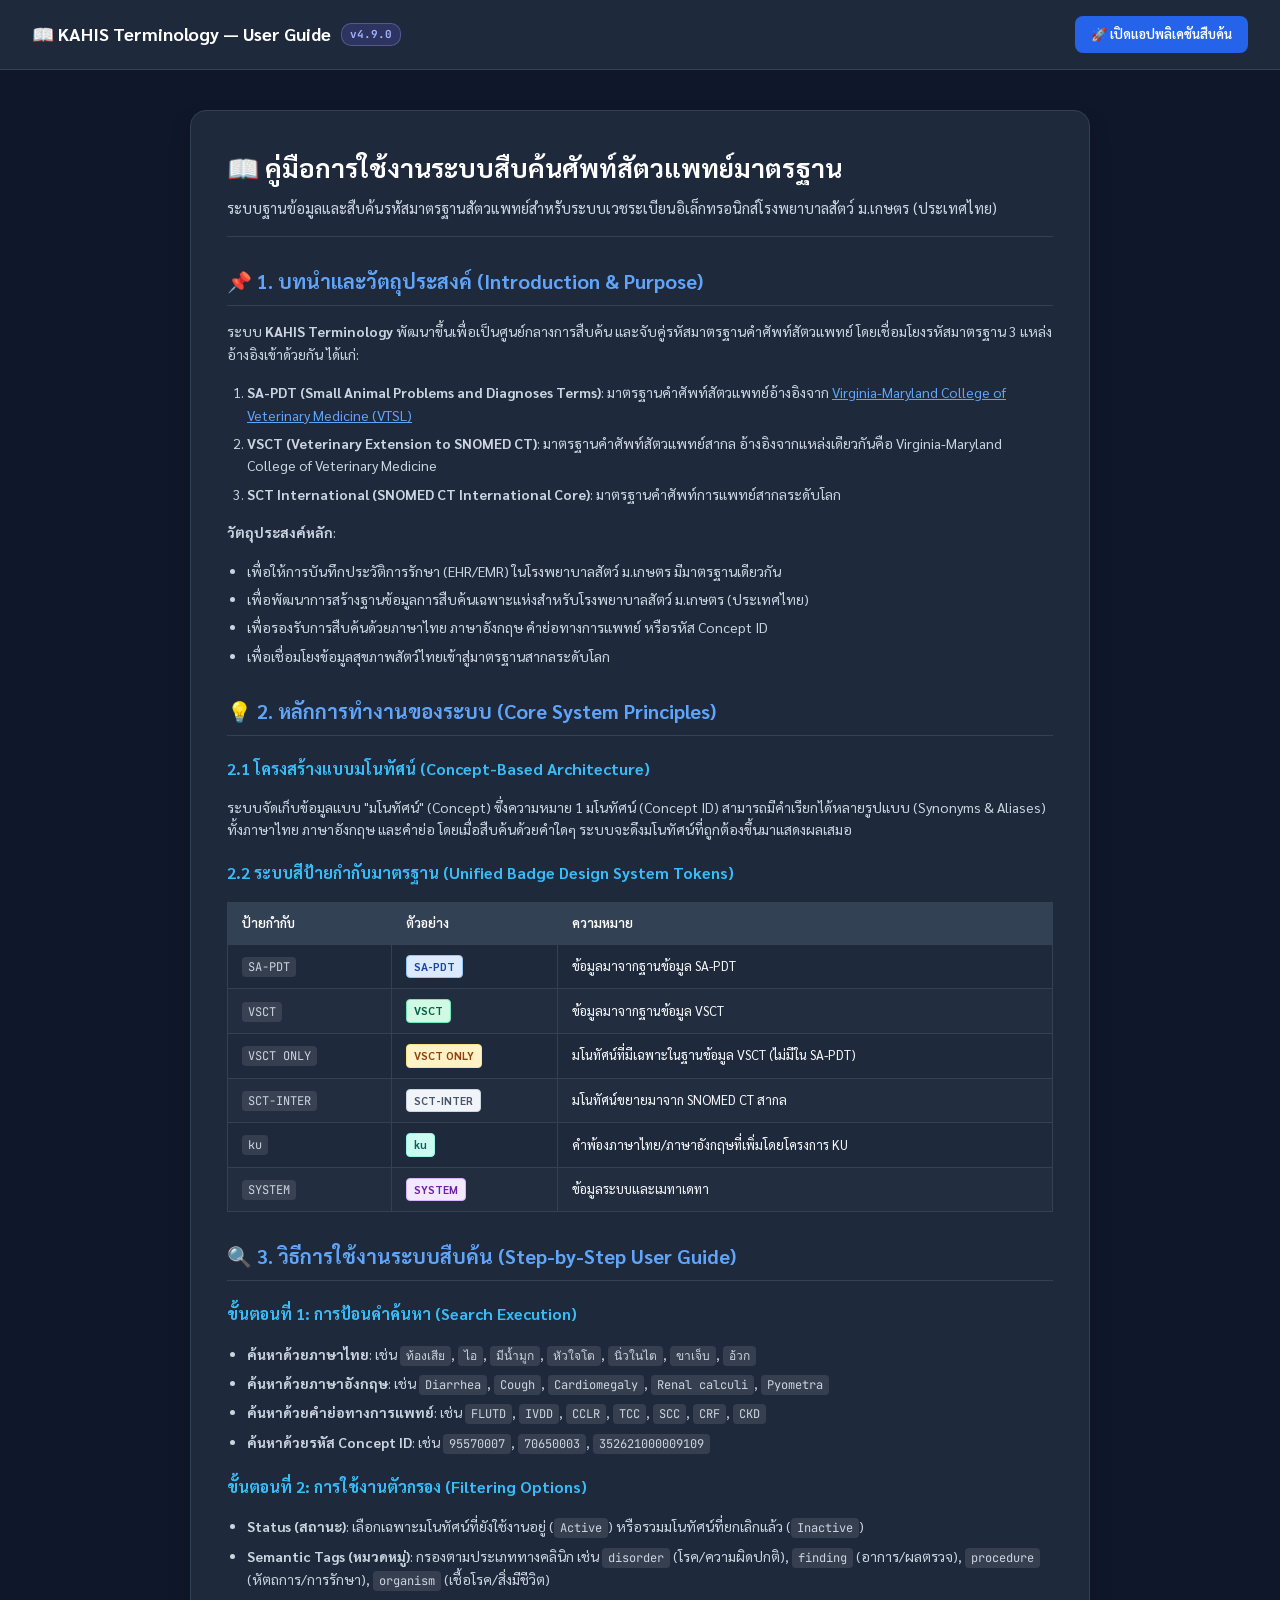
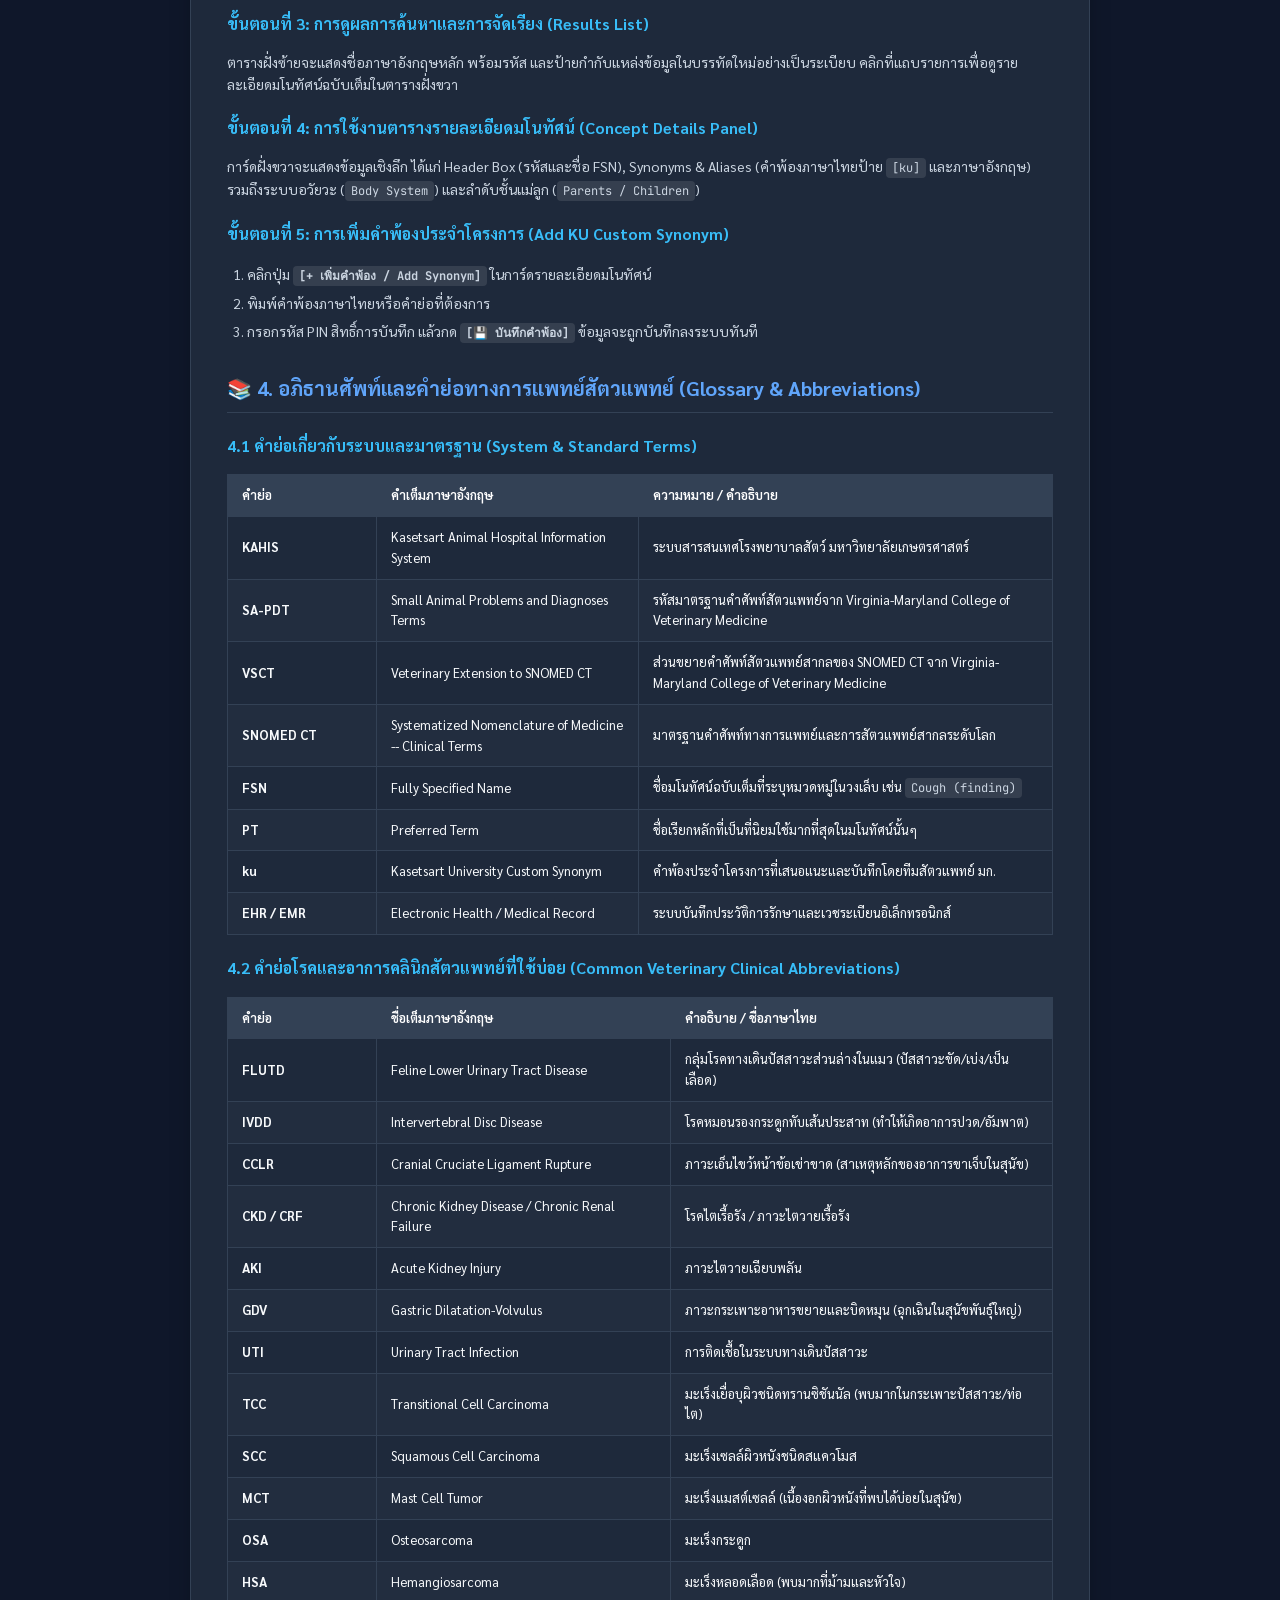
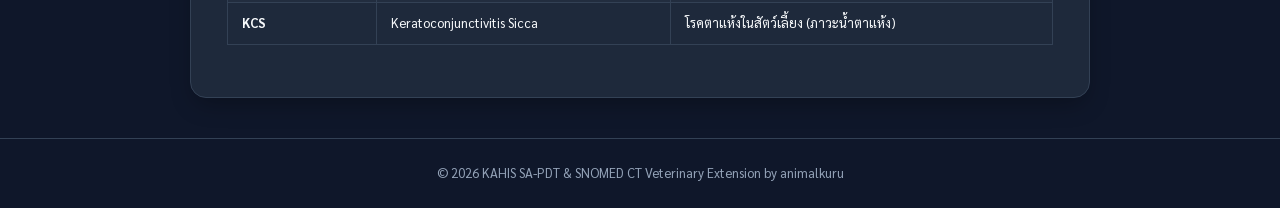
<file: static/manual.html>
<!DOCTYPE html>
<html lang="th">
<head>
    <meta charset="UTF-8">
    <meta name="viewport" content="width=device-width, initial-scale=1.0">
    <title>คู่มือการใช้งานระบบสืบค้นศัพท์สัตวแพทย์ — KAHIS Terminology User Guide</title>
    
    <!-- Google Fonts -->
    <link rel="preconnect" href="https://fonts.googleapis.com">
    <link rel="preconnect" href="https://fonts.gstatic.com" crossorigin>
    <link href="https://fonts.googleapis.com/css2?family=Inter:wght@300;400;500;600;700&family=Sarabun:wght@300;400;500;600;700&family=JetBrains+Mono:wght@400;600&display=swap" rel="stylesheet">

    <style>
        :root {
            --bg1: #0f172a;
            --bg2: #1e293b;
            --bg3: #334155;
            --border: #334155;
            --accent: #2563eb;
            --accent-hover: #1d4ed8;
            --teal: #0d9488;
            --text1: #f8fafc;
            --text2: #cbd5e1;
            --text3: #94a3b8;
            --font: 'Sarabun', 'Inter', -apple-system, sans-serif;
            
            --badge-sapdt-bg: #dbeafe; --badge-sapdt-color: #1e40af; --badge-sapdt-border: #93c5fd;
            --badge-vsct-bg: #d1fae5; --badge-vsct-color: #065f46; --badge-vsct-border: #6ee7b7;
            --badge-vsct-only-bg: #fef3c7; --badge-vsct-only-color: #92400e; --badge-vsct-only-border: #fde68a;
            --badge-sct-bg: #f1f5f9; --badge-sct-color: #475569; --badge-sct-border: #cbd5e1;
            --badge-ku-bg: #ccfbf1; --badge-ku-color: #115e59; --badge-ku-border: #99f6e4;
            --badge-sys-bg: #f3e8ff; --badge-sys-color: #6b21a8; --badge-sys-border: #d8b4fe;
        }

        body {
            font-family: var(--font);
            background: var(--bg1);
            color: var(--text1);
            margin: 0;
            padding: 0;
            line-height: 1.6;
        }

        .header-nav {
            background: var(--bg2);
            border-bottom: 1px solid var(--border);
            padding: 16px 32px;
            display: flex;
            align-items: center;
            justify-content: space-between;
            position: sticky;
            top: 0;
            z-index: 100;
        }

        .nav-logo {
            font-size: 18px;
            font-weight: 700;
            color: #ffffff;
            display: flex;
            align-items: center;
            gap: 10px;
        }

        .app-ver {
            font-size: 11px;
            font-weight: 700;
            padding: 2px 8px;
            border-radius: 10px;
            background: rgba(99, 102, 241, 0.2);
            color: #a5b4fc;
            border: 1px solid rgba(165, 180, 252, 0.3);
            font-family: 'JetBrains Mono', monospace;
        }

        .btn-app {
            background: var(--accent);
            color: #fff;
            text-decoration: none;
            padding: 8px 16px;
            border-radius: 8px;
            font-size: 13px;
            font-weight: 600;
            transition: background 0.15s;
        }
        .btn-app:hover { background: var(--accent-hover); }

        .container {
            max-width: 900px;
            margin: 40px auto;
            padding: 0 24px;
        }

        .card {
            background: var(--bg2);
            border: 1px solid var(--border);
            border-radius: 16px;
            padding: 36px;
            box-shadow: 0 10px 25px -5px rgba(0,0,0,0.3);
            margin-bottom: 30px;
        }

        h1 {
            font-size: 26px;
            color: #ffffff;
            margin-top: 0;
            margin-bottom: 8px;
            font-weight: 700;
        }

        .subtitle {
            font-size: 15px;
            color: var(--text2);
            margin-bottom: 24px;
            padding-bottom: 16px;
            border-bottom: 1px solid var(--border);
        }

        h2 {
            font-size: 20px;
            color: #60a5fa;
            margin-top: 28px;
            margin-bottom: 14px;
            border-bottom: 1px solid var(--border);
            padding-bottom: 8px;
        }

        h3 {
            font-size: 16px;
            color: #38bdf8;
            margin-top: 20px;
            margin-bottom: 10px;
        }

        p, li {
            font-size: 14px;
            color: var(--text2);
        }

        ul, ol {
            padding-left: 20px;
            margin-bottom: 16px;
        }

        li {
            margin-bottom: 6px;
        }

        code {
            font-family: 'JetBrains Mono', monospace;
            background: rgba(255,255,255,0.1);
            padding: 2px 6px;
            border-radius: 4px;
            font-size: 12px;
            color: #cbd5e1;
        }

        table {
            width: 100%;
            border-collapse: collapse;
            margin: 16px 0;
            font-size: 13px;
        }

        th, td {
            border: 1px solid var(--border);
            padding: 10px 14px;
            text-align: left;
        }

        th {
            background: var(--bg3);
            color: #ffffff;
            font-weight: 600;
        }

        tr:nth-child(even) {
            background: rgba(255,255,255,0.02);
        }

        .badge {
            display: inline-block;
            padding: 2px 7px;
            border-radius: 4px;
            font-size: 11px;
            font-weight: 700;
        }

        .badge-sapdt { background: var(--badge-sapdt-bg); color: var(--badge-sapdt-color); border: 1px solid var(--badge-sapdt-border); }
        .badge-vsct  { background: var(--badge-vsct-bg); color: var(--badge-vsct-color); border: 1px solid var(--badge-vsct-border); }
        .badge-vsct-only { background: var(--badge-vsct-only-bg); color: var(--badge-vsct-only-color); border: 1px solid var(--badge-vsct-only-border); }
        .badge-sct   { background: var(--badge-sct-bg); color: var(--badge-sct-color); border: 1px solid var(--badge-sct-border); }
        .badge-ku    { background: var(--badge-ku-bg); color: var(--badge-ku-color); border: 1px solid var(--badge-ku-border); }
        .badge-sys   { background: var(--badge-sys-bg); color: var(--badge-sys-color); border: 1px solid var(--badge-sys-border); }

        footer {
            text-align: center;
            padding: 24px;
            color: var(--text3);
            font-size: 13px;
            border-top: 1px solid var(--border);
        }
    </style>
</head>
<body>

    <div class="header-nav">
        <div class="nav-logo">
            📖 KAHIS Terminology — User Guide <span class="app-ver">v4.9.0</span>
        </div>
        <a href="index.html" class="btn-app">🚀 เปิดแอปพลิเคชันสืบค้น</a>
    </div>

    <div class="container">
        <div class="card">
            <h1>📖 คู่มือการใช้งานระบบสืบค้นศัพท์สัตวแพทย์มาตรฐาน</h1>
            <div class="subtitle">
                ระบบฐานข้อมูลและสืบค้นรหัสมาตรฐานสัตวแพทย์สำหรับระบบเวชระเบียนอิเล็กทรอนิกส์โรงพยาบาลสัตว์ ม.เกษตร (ประเทศไทย)
            </div>

            <h2>📌 1. บทนำและวัตถุประสงค์ (Introduction & Purpose)</h2>
            <p>ระบบ <strong>KAHIS Terminology</strong> พัฒนาขึ้นเพื่อเป็นศูนย์กลางการสืบค้น และจับคู่รหัสมาตรฐานคำศัพท์สัตวแพทย์ โดยเชื่อมโยงรหัสมาตรฐาน 3 แหล่งอ้างอิงเข้าด้วยกัน ได้แก่:</p>
            <ol>
                <li><strong>SA-PDT (Small Animal Problems and Diagnoses Terms)</strong>: มาตรฐานคำศัพท์สัตวแพทย์อ้างอิงจาก <a href="https://vtsl.vetmed.vt.edu/sa/" target="_blank" style="color:#60a5fa">Virginia-Maryland College of Veterinary Medicine (VTSL)</a></li>
                <li><strong>VSCT (Veterinary Extension to SNOMED CT)</strong>: มาตรฐานคำศัพท์สัตวแพทย์สากล อ้างอิงจากแหล่งเดียวกันคือ Virginia-Maryland College of Veterinary Medicine</li>
                <li><strong>SCT International (SNOMED CT International Core)</strong>: มาตรฐานคำศัพท์การแพทย์สากลระดับโลก</li>
            </ol>
            <p><strong>วัตถุประสงค์หลัก</strong>:</p>
            <ul>
                <li>เพื่อให้การบันทึกประวัติการรักษา (EHR/EMR) ในโรงพยาบาลสัตว์ ม.เกษตร มีมาตรฐานเดียวกัน</li>
                <li>เพื่อพัฒนาการสร้างฐานข้อมูลการสืบค้นเฉพาะแห่งสำหรับโรงพยาบาลสัตว์ ม.เกษตร (ประเทศไทย)</li>
                <li>เพื่อรองรับการสืบค้นด้วยภาษาไทย ภาษาอังกฤษ คำย่อทางการแพทย์ หรือรหัส Concept ID</li>
                <li>เพื่อเชื่อมโยงข้อมูลสุขภาพสัตว์ไทยเข้าสู่มาตรฐานสากลระดับโลก</li>
            </ul>

            <h2>💡 2. หลักการทำงานของระบบ (Core System Principles)</h2>
            <h3>2.1 โครงสร้างแบบมโนทัศน์ (Concept-Based Architecture)</h3>
            <p>ระบบจัดเก็บข้อมูลแบบ "มโนทัศน์" (Concept) ซึ่งความหมาย 1 มโนทัศน์ (Concept ID) สามารถมีคำเรียกได้หลายรูปแบบ (Synonyms & Aliases) ทั้งภาษาไทย ภาษาอังกฤษ และคำย่อ โดยเมื่อสืบค้นด้วยคำใดๆ ระบบจะดึงมโนทัศน์ที่ถูกต้องขึ้นมาแสดงผลเสมอ</p>

            <h3>2.2 ระบบสีป้ายกำกับมาตรฐาน (Unified Badge Design System Tokens)</h3>
            <table>
                <thead>
                    <tr>
                        <th>ป้ายกำกับ</th>
                        <th>ตัวอย่าง</th>
                        <th>ความหมาย</th>
                    </tr>
                </thead>
                <tbody>
                    <tr>
                        <td><code>SA-PDT</code></td>
                        <td><span class="badge badge-sapdt">SA-PDT</span></td>
                        <td>ข้อมูลมาจากฐานข้อมูล SA-PDT</td>
                    </tr>
                    <tr>
                        <td><code>VSCT</code></td>
                        <td><span class="badge badge-vsct">VSCT</span></td>
                        <td>ข้อมูลมาจากฐานข้อมูล VSCT</td>
                    </tr>
                    <tr>
                        <td><code>VSCT ONLY</code></td>
                        <td><span class="badge badge-vsct-only">VSCT ONLY</span></td>
                        <td>มโนทัศน์ที่มีเฉพาะในฐานข้อมูล VSCT (ไม่มีใน SA-PDT)</td>
                    </tr>
                    <tr>
                        <td><code>SCT-INTER</code></td>
                        <td><span class="badge badge-sct">SCT-INTER</span></td>
                        <td>มโนทัศน์ขยายมาจาก SNOMED CT สากล</td>
                    </tr>
                    <tr>
                        <td><code>ku</code></td>
                        <td><span class="badge badge-ku">ku</span></td>
                        <td>คำพ้องภาษาไทย/ภาษาอังกฤษที่เพิ่มโดยโครงการ KU</td>
                    </tr>
                    <tr>
                        <td><code>SYSTEM</code></td>
                        <td><span class="badge badge-sys">SYSTEM</span></td>
                        <td>ข้อมูลระบบและเมทาเดทา</td>
                    </tr>
                </tbody>
            </table>

            <h2>🔍 3. วิธีการใช้งานระบบสืบค้น (Step-by-Step User Guide)</h2>
            <h3>ขั้นตอนที่ 1: การป้อนคำค้นหา (Search Execution)</h3>
            <ul>
                <li><strong>ค้นหาด้วยภาษาไทย</strong>: เช่น <code>ท้องเสีย</code>, <code>ไอ</code>, <code>มีน้ำมูก</code>, <code>หัวใจโต</code>, <code>นิ่วในไต</code>, <code>ขาเจ็บ</code>, <code>อ้วก</code></li>
                <li><strong>ค้นหาด้วยภาษาอังกฤษ</strong>: เช่น <code>Diarrhea</code>, <code>Cough</code>, <code>Cardiomegaly</code>, <code>Renal calculi</code>, <code>Pyometra</code></li>
                <li><strong>ค้นหาด้วยคำย่อทางการแพทย์</strong>: เช่น <code>FLUTD</code>, <code>IVDD</code>, <code>CCLR</code>, <code>TCC</code>, <code>SCC</code>, <code>CRF</code>, <code>CKD</code></li>
                <li><strong>ค้นหาด้วยรหัส Concept ID</strong>: เช่น <code>95570007</code>, <code>70650003</code>, <code>352621000009109</code></li>
            </ul>

            <h3>ขั้นตอนที่ 2: การใช้งานตัวกรอง (Filtering Options)</h3>
            <ul>
                <li><strong>Status (สถานะ)</strong>: เลือกเฉพาะมโนทัศน์ที่ยังใช้งานอยู่ (<code>Active</code>) หรือรวมมโนทัศน์ที่ยกเลิกแล้ว (<code>Inactive</code>)</li>
                <li><strong>Semantic Tags (หมวดหมู่)</strong>: กรองตามประเภททางคลินิก เช่น <code>disorder</code> (โรค/ความผิดปกติ), <code>finding</code> (อาการ/ผลตรวจ), <code>procedure</code> (หัตถการ/การรักษา), <code>organism</code> (เชื้อโรค/สิ่งมีชีวิต)</li>
            </ul>

            <h3>ขั้นตอนที่ 3: การดูผลการค้นหาและการจัดเรียง (Results List)</h3>
            <p>ตารางฝั่งซ้ายจะแสดงชื่อภาษาอังกฤษหลัก พร้อมรหัส และป้ายกำกับแหล่งข้อมูลในบรรทัดใหม่อย่างเป็นระเบียบ คลิกที่แถบรายการเพื่อดูรายละเอียดมโนทัศน์ฉบับเต็มในตารางฝั่งขวา</p>

            <h3>ขั้นตอนที่ 4: การใช้งานตารางรายละเอียดมโนทัศน์ (Concept Details Panel)</h3>
            <p>การ์ดฝั่งขวาจะแสดงข้อมูลเชิงลึก ได้แก่ Header Box (รหัสและชื่อ FSN), Synonyms & Aliases (คำพ้องภาษาไทยป้าย <code>[ku]</code> และภาษาอังกฤษ) รวมถึงระบบอวัยวะ (<code>Body System</code>) และลำดับชั้นแม่ลูก (<code>Parents / Children</code>)</p>

            <h3>ขั้นตอนที่ 5: การเพิ่มคำพ้องประจำโครงการ (Add KU Custom Synonym)</h3>
            <ol>
                <li>คลิกปุ่ม <strong><code>[+ เพิ่มคำพ้อง / Add Synonym]</code></strong> ในการ์ดรายละเอียดมโนทัศน์</li>
                <li>พิมพ์คำพ้องภาษาไทยหรือคำย่อที่ต้องการ</li>
                <li>กรอกรหัส PIN สิทธิ์การบันทึก แล้วกด <strong><code>[💾 บันทึกคำพ้อง]</code></strong> ข้อมูลจะถูกบันทึกลงระบบทันที</li>
            </ol>

            <h2>📚 4. อภิธานศัพท์และคำย่อทางการแพทย์สัตวแพทย์ (Glossary & Abbreviations)</h2>
            <h3>4.1 คำย่อเกี่ยวกับระบบและมาตรฐาน (System & Standard Terms)</h3>
            <table>
                <thead>
                    <tr>
                        <th style="width:120px">คำย่อ</th>
                        <th>คำเต็มภาษาอังกฤษ</th>
                        <th>ความหมาย / คำอธิบาย</th>
                    </tr>
                </thead>
                <tbody>
                    <tr><td><strong>KAHIS</strong></td><td>Kasetsart Animal Hospital Information System</td><td>ระบบสารสนเทศโรงพยาบาลสัตว์ มหาวิทยาลัยเกษตรศาสตร์</td></tr>
                    <tr><td><strong>SA-PDT</strong></td><td>Small Animal Problems and Diagnoses Terms</td><td>รหัสมาตรฐานคำศัพท์สัตวแพทย์จาก Virginia-Maryland College of Veterinary Medicine</td></tr>
                    <tr><td><strong>VSCT</strong></td><td>Veterinary Extension to SNOMED CT</td><td>ส่วนขยายคำศัพท์สัตวแพทย์สากลของ SNOMED CT จาก Virginia-Maryland College of Veterinary Medicine</td></tr>
                    <tr><td><strong>SNOMED CT</strong></td><td>Systematized Nomenclature of Medicine -- Clinical Terms</td><td>มาตรฐานคำศัพท์ทางการแพทย์และการสัตวแพทย์สากลระดับโลก</td></tr>
                    <tr><td><strong>FSN</strong></td><td>Fully Specified Name</td><td>ชื่อมโนทัศน์ฉบับเต็มที่ระบุหมวดหมู่ในวงเล็บ เช่น <code>Cough (finding)</code></td></tr>
                    <tr><td><strong>PT</strong></td><td>Preferred Term</td><td>ชื่อเรียกหลักที่เป็นที่นิยมใช้มากที่สุดในมโนทัศน์นั้นๆ</td></tr>
                    <tr><td><strong>ku</strong></td><td>Kasetsart University Custom Synonym</td><td>คำพ้องประจำโครงการที่เสนอแนะและบันทึกโดยทีมสัตวแพทย์ มก.</td></tr>
                    <tr><td><strong>EHR / EMR</strong></td><td>Electronic Health / Medical Record</td><td>ระบบบันทึกประวัติการรักษาและเวชระเบียนอิเล็กทรอนิกส์</td></tr>
                </tbody>
            </table>

            <h3>4.2 คำย่อโรคและอาการคลินิกสัตวแพทย์ที่ใช้บ่อย (Common Veterinary Clinical Abbreviations)</h3>
            <table>
                <thead>
                    <tr>
                        <th style="width:120px">คำย่อ</th>
                        <th>ชื่อเต็มภาษาอังกฤษ</th>
                        <th>คำอธิบาย / ชื่อภาษาไทย</th>
                    </tr>
                </thead>
                <tbody>
                    <tr><td><strong>FLUTD</strong></td><td>Feline Lower Urinary Tract Disease</td><td>กลุ่มโรคทางเดินปัสสาวะส่วนล่างในแมว (ปัสสาวะขัด/เบ่ง/เป็นเลือด)</td></tr>
                    <tr><td><strong>IVDD</strong></td><td>Intervertebral Disc Disease</td><td>โรคหมอนรองกระดูกทับเส้นประสาท (ทำให้เกิดอาการปวด/อัมพาต)</td></tr>
                    <tr><td><strong>CCLR</strong></td><td>Cranial Cruciate Ligament Rupture</td><td>ภาวะเอ็นไขว้หน้าข้อเข่าขาด (สาเหตุหลักของอาการขาเจ็บในสุนัข)</td></tr>
                    <tr><td><strong>CKD / CRF</strong></td><td>Chronic Kidney Disease / Chronic Renal Failure</td><td>โรคไตเรื้อรัง / ภาวะไตวายเรื้อรัง</td></tr>
                    <tr><td><strong>AKI</strong></td><td>Acute Kidney Injury</td><td>ภาวะไตวายเฉียบพลัน</td></tr>
                    <tr><td><strong>GDV</strong></td><td>Gastric Dilatation-Volvulus</td><td>ภาวะกระเพาะอาหารขยายและบิดหมุน (ฉุกเฉินในสุนัขพันธุ์ใหญ่)</td></tr>
                    <tr><td><strong>UTI</strong></td><td>Urinary Tract Infection</td><td>การติดเชื้อในระบบทางเดินปัสสาวะ</td></tr>
                    <tr><td><strong>TCC</strong></td><td>Transitional Cell Carcinoma</td><td>มะเร็งเยื่อบุผิวชนิดทรานซิชันนัล (พบมากในกระเพาะปัสสาวะ/ท่อไต)</td></tr>
                    <tr><td><strong>SCC</strong></td><td>Squamous Cell Carcinoma</td><td>มะเร็งเซลล์ผิวหนังชนิดสแควโมส</td></tr>
                    <tr><td><strong>MCT</strong></td><td>Mast Cell Tumor</td><td>มะเร็งแมสต์เซลล์ (เนื้องอกผิวหนังที่พบได้บ่อยในสุนัข)</td></tr>
                    <tr><td><strong>OSA</strong></td><td>Osteosarcoma</td><td>มะเร็งกระดูก</td></tr>
                    <tr><td><strong>HSA</strong></td><td>Hemangiosarcoma</td><td>มะเร็งหลอดเลือด (พบมากที่ม้ามและหัวใจ)</td></tr>
                    <tr><td><strong>KCS</strong></td><td>Keratoconjunctivitis Sicca</td><td>โรคตาแห้งในสัตว์เลี้ยง (ภาวะน้ำตาแห้ง)</td></tr>
                </tbody>
            </table>
        </div>
    </div>

    <footer>
        © 2026 KAHIS SA-PDT & SNOMED CT Veterinary Extension by animalkuru
    </footer>

</body>
</html>
</file>
